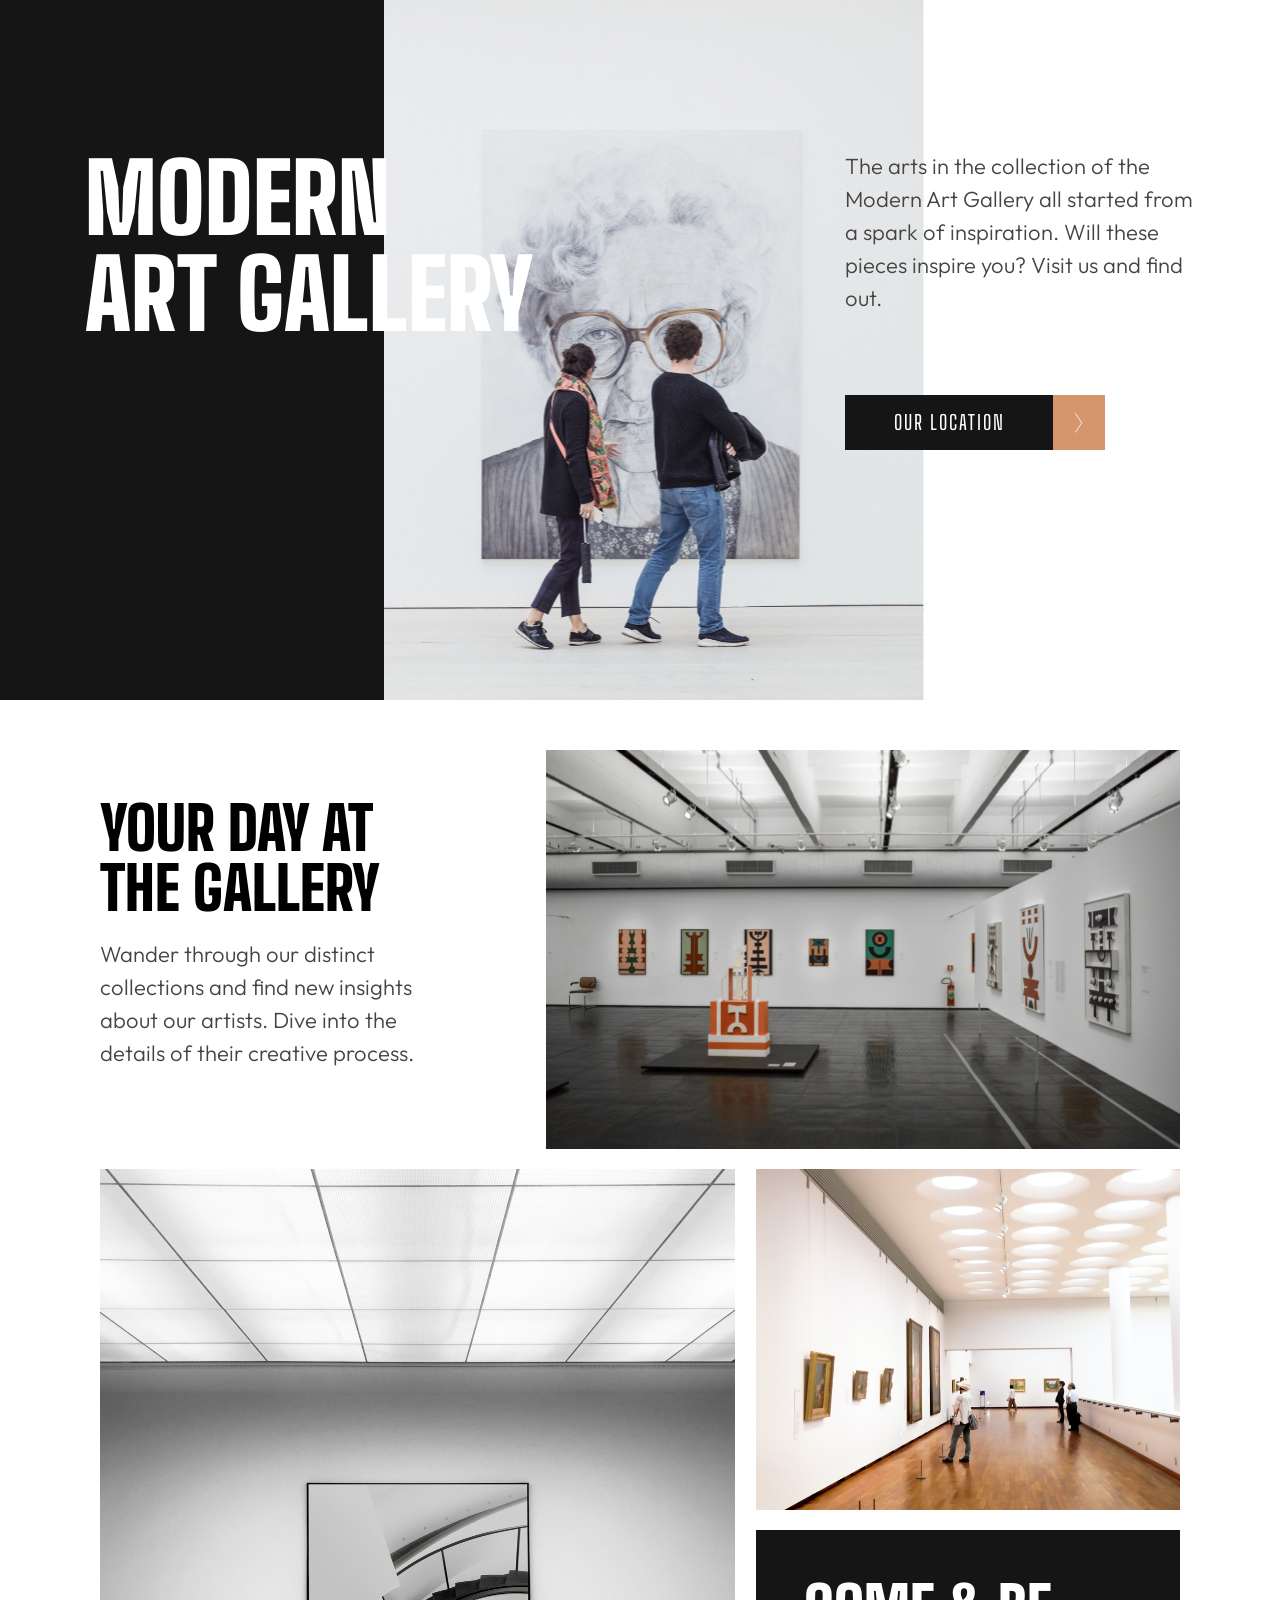
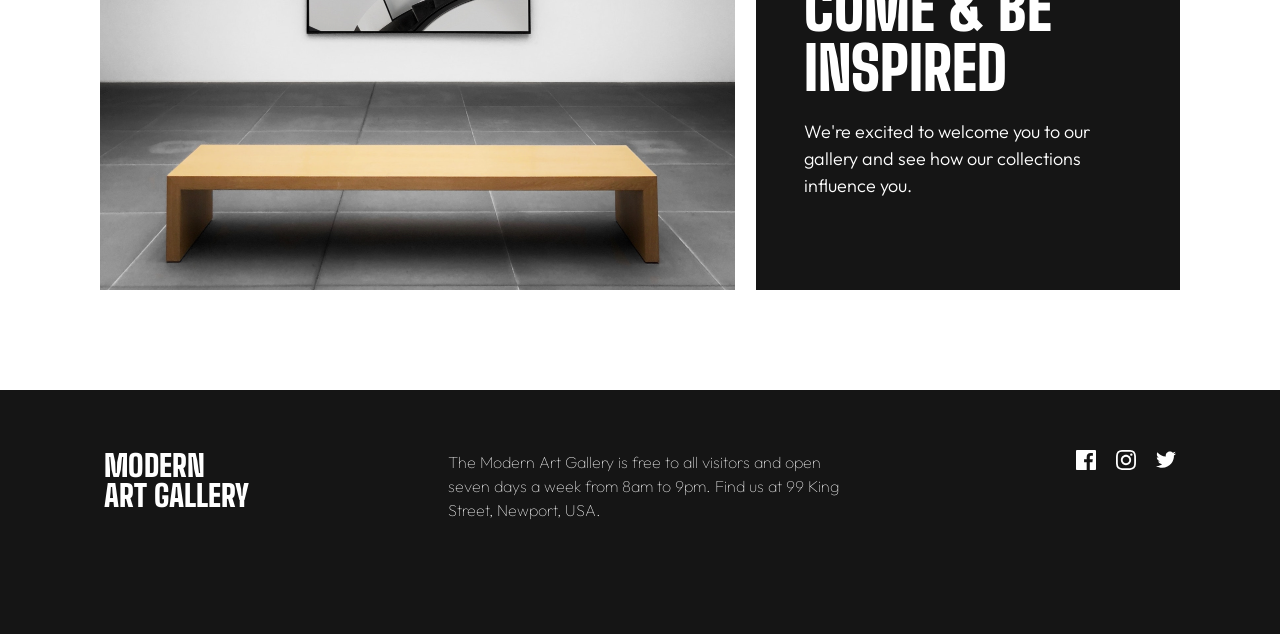
<file: index.html>
<!doctype html>
<html lang="">

<head>
  <meta charset="utf-8">
  <meta name="viewport" content="width=device-width, initial-scale=1">
  <title>HOME | Modern Art Gallery</title>
  <link rel="stylesheet" href="css/style.css">
  <meta name="author" content="">

  <link rel="preconnect" href="https://fonts.googleapis.com">
  <link rel="preconnect" href="https://fonts.gstatic.com" crossorigin>
  <link href="https://fonts.googleapis.com/css2?family=Big+Shoulders:opsz,wght@10..72,100..900&display=swap" rel="stylesheet">

  <link rel="preconnect" href="https://fonts.googleapis.com">
  <link rel="preconnect" href="https://fonts.gstatic.com" crossorigin>
  <link href="https://fonts.googleapis.com/css2?family=Outfit:wght@100..900&display=swap" rel="stylesheet">

  <link rel="icon" href="favicon.ico" sizes="any">
  <link rel="icon" href="icon.svg" type="image/svg+xml">
  <link rel="apple-touch-icon" href="./icon.png">

  <link rel="manifest" href="site.webmanifest">
  <meta name="theme-color" content="#fafafa">
</head>

<body>
  <header>
    <section class="hero">
      <div class="img">
        <img src="img/hero.svg" alt="hero-image">
      </div>
      <div class="hero-content">
        <div class="hero_title">
          <h1 class=>modern <br> art gallery</h1>
        </div>
        <div class="hero_text">
          <p>
            The arts in the collection of the Modern Art Gallery all started from a spark of inspiration. 
            Will these pieces inspire you? Visit us and find out.
          </p> 
          <a href="location.html" class="btn-one">
            <span class="btn-one__text">our location</span>

            <span class="btn-one__icon"><img src="img\arrow-right.svg" alt="icon-arrow-right"></span>
          </a> 
        </div>
      </div>
     
    </section>

  </header>

  <main>
    <section class="gallery">

      <!-- PRIMER BLOQUE GRID -->
      <div class="gallery__top">

        <div class="gallery__image-one">
            <img src="img/gallery-one.svg"
                 alt="Sala principal de la galería">
        </div>

        <div class="gallery__intro">
            <h2>Your day <br> at the gallery</h2>

            <p>
                Wander through our distinct collections
                and find new insights about our artists. <br>
                Dive into the details of their creative
                process.
            </p>
        </div>

      </div>

      <!-- SEGUNDO BLOQUE GRID-->
      <div class="gallery__bottom">

        <div class="gallery__image-two">
            <img src="img/gallery-two.svg"
                 alt="Sala de exposiciones con banco">
        </div>

        <div class="gallery__right">

            <div class="gallery__image-three">
                <img src="img/gallery-three.svg"
                     alt="Interior de la galería">
            </div>

            <div class="gallery__outro">
                <h2>Come & be inspired</h2>

                <p class="outro">
                    We're excited to welcome you to our
                    gallery and see how our collections
                    influence you.
                </p>
            </div>

        </div>

      </div>

    </section>

  </main>

  <footer>
    <div class="footer-info">
      <h3>modern <br> art gallery</h3>
      <p>The Modern Art Gallery is free to all visitors and open seven days a week from 8am to 9pm. 
        Find us at 99 King Street, Newport, USA.
      </p>
      <div class="social-icons">
        <a href=""><img src="img/fcb.svg" alt="Facebook"></a>
        <a href=""><img src="img/ig.svg" alt="Instagram"></a>
        <a href=""><img src="img/twit.svg" alt="Twitter"></a>
      </div>
      
    </div>
    
  </footer>


</body>

</html>
</file>
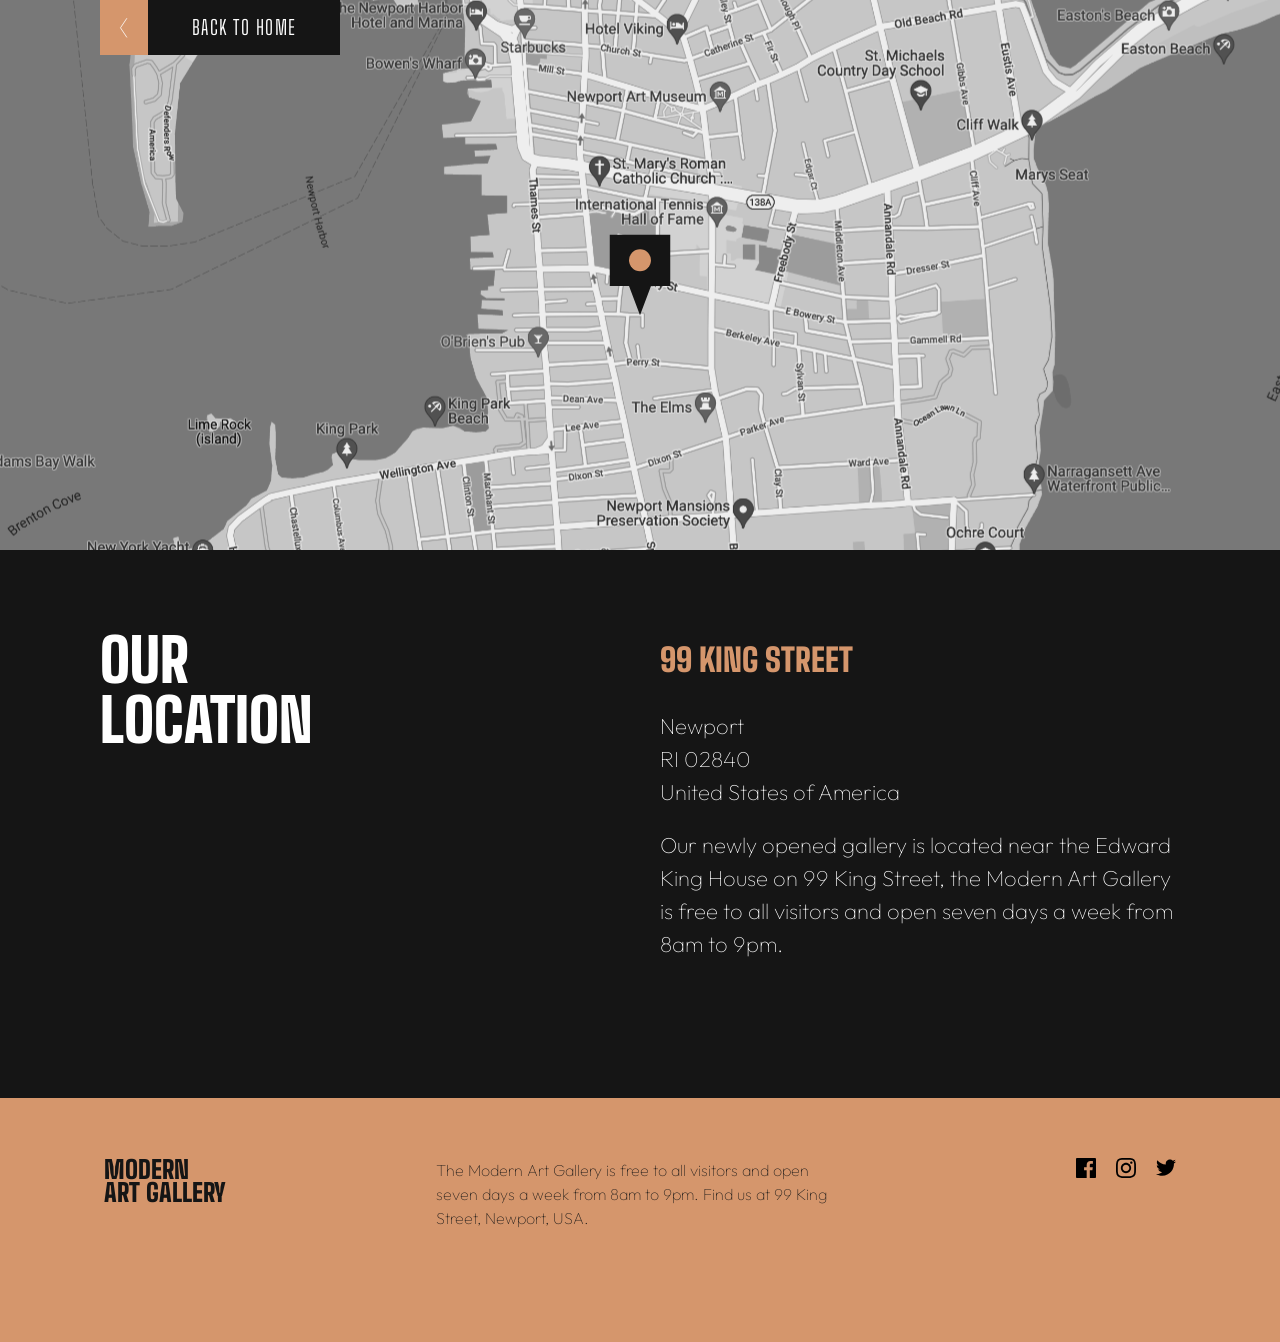
<file: location.html>
<!doctype html>
<html lang="">

<head>
  <meta charset="utf-8">
  <meta name="viewport" content="width=device-width, initial-scale=1">
  <title>LOCATION | Modern Art Gallery</title>
  <link rel="stylesheet" href="css/style.css">
  <meta name="author" content="">

  <link rel="preconnect" href="https://fonts.googleapis.com">
  <link rel="preconnect" href="https://fonts.gstatic.com" crossorigin>
  <link href="https://fonts.googleapis.com/css2?family=Big+Shoulders:opsz,wght@10..72,100..900&display=swap" rel="stylesheet">

  <link rel="preconnect" href="https://fonts.googleapis.com">
  <link rel="preconnect" href="https://fonts.gstatic.com" crossorigin>
  <link href="https://fonts.googleapis.com/css2?family=Outfit:wght@100..900&display=swap" rel="stylesheet">

  <link rel="icon" href="favicon.ico" sizes="any">
  <link rel="icon" href="icon.svg" type="image/svg+xml">
  <link rel="apple-touch-icon" href="./icon.png">

  <link rel="manifest" href="site.webmanifest">
  <meta name="theme-color" content="#fafafa">
</head>
<body class="location">
    <main>
        <section class="map">
            <a href="index.html" class="btn-one">
                <span class="btn-one__icon"><img src="img\arrow-left.svg" alt="icon-arrow-right"></span>
                <span class="btn-one__text">back to home</span>
            </a>
        </section>
        <section class="info-location">
            <div class="location_title">
                <h2>our location</h2>
            </div>
            <div class="location_text">
                <h3>99 king street</h3>
                <p>
                    Newport <br>
                    RI 02840 <br>
                    United States of America
                </p>
                 <p>
                    Our newly opened gallery is located near the Edward King House on 99 King Street, 
                    the Modern Art Gallery is free to all visitors and open seven days a week from 8am to 9pm.
                </p>  
            </div>
            

        </section>

    </main>
    
    <footer>
        <div class="footer-info">
            <h3>modern <br> art gallery</h3>
            <p>The Modern Art Gallery is free to all visitors and open seven days a week from 8am to 9pm. 
                Find us at 99 King Street, Newport, USA.
            </p>
            <div class="social-icons">
                <a href=""><img src="img/fcb.svg" alt="Facebook"></a>
                <a href=""><img src="img/ig.svg" alt="Instagram"></a>
                <a href=""><img src="img/twit.svg" alt="Twitter"></a>
           </div>
      
        </div>
    
    </footer>
</body>
</file>
<file: css/style.css>
@import url("https://fonts.googleapis.com/css2?family=Big+Shoulders:opsz,wght@10..72,100..900&display=swap");
@import url("https://fonts.googleapis.com/css2?family=Outfit:wght@100..900&display=swap");
@import url(https://fonts.googleapis.com/css?family=Roboto:400,700);
* {
  padding: 0;
  margin: 0;
  box-sizing: border-box;
}

/* H1 */
h1 {
  font-size: 60px;
  line-height: 60px;
  font-weight: 900;
  font-family: "Big Shoulders";
  text-transform: uppercase;
  margin: 0;
}
@media (min-width: 768px) {
  h1 {
    font-size: 70px;
    line-height: 0.9;
  }
}
@media (min-width: 1024px) {
  h1 {
    font-size: 96px;
    line-height: 1;
  }
}
@media (min-width: 1440px) {
  h1 {
    font-size: 98px;
    line-height: 88px;
  }
}

h2 {
  font-size: 50px;
  line-height: 30px;
  font-weight: 900;
  line-height: 0.9;
  font-family: "Big Shoulders";
  text-transform: uppercase;
  margin: 0;
}
@media (min-width: 768px) {
  h2 {
    font-size: 50px;
    line-height: 0.9;
  }
}
@media (min-width: 1024px) {
  h2 {
    font-size: 60px;
    line-height: 60px;
  }
}
@media (min-width: 1440px) {
  h2 {
    font-size: 88px;
    line-height: 78px;
  }
}

h3 {
  font-size: 25px;
  line-height: 30px;
  font-weight: 900;
  line-height: 0.9;
  font-family: "Big Shoulders";
  text-transform: uppercase;
  margin: 0;
}
@media (min-width: 768px) {
  h3 {
    font-size: 40px;
    line-height: 40px;
  }
}
@media (min-width: 1024px) {
  h3 {
    font-size: 50px;
    line-height: 60px;
  }
}
@media (min-width: 1440px) {
  h3 {
    font-size: 60px;
    line-height: 78px;
  }
}

/* P */
p {
  font-family: "Outfit";
  color: #444444;
  font-weight: 300;
  font-size: 18px;
  line-height: 1.5;
}
@media (min-width: 768px) {
  p {
    font-size: 18px;
    line-height: 1.5;
  }
}
@media (min-width: 1024px) {
  p {
    font-size: 22px;
    line-height: 1.5;
  }
}

.btn-one {
  display: inline-flex;
  align-items: stretch;
  width: 200px;
  max-width: calc(100% - 40px);
  font-size: 20px;
  line-height: 15px;
  letter-spacing: 1.5px;
  font-weight: 300;
  font-family: "Big Shoulders";
  text-transform: uppercase;
  text-decoration: none;
  color: white;
  margin: 0px;
}
.btn-one__text {
  display: flex;
  align-items: center;
  justify-content: center;
  width: 80%;
  background-color: #151515;
  padding: 20px 20px;
}
.btn-one__icon {
  display: flex;
  align-items: center;
  justify-content: center;
  width: 20%;
  background-color: #D5966C;
}
.btn-one__icon img {
  width: 20px;
  height: 20px;
}
.btn-one:hover .btn-one__text {
  background-color: #D5966C;
}
.btn-one:hover .btn-one__icon {
  background-color: #151515;
}

.bton-two {
  display: inline-flex;
  align-items: stretch;
  width: 200px;
  max-width: calc(100% - 40px);
  font-size: 20px;
  line-height: 15px;
  letter-spacing: 1.5px;
  font-weight: 300;
  font-family: "Big Shoulders";
  text-transform: uppercase;
  text-decoration: none;
  color: white;
  margin: 0px;
}
.bton-two__text {
  display: flex;
  align-items: center;
  justify-content: center;
  width: 80%;
  background-color: #151515;
  padding: 20px 20px;
}
.bton-two__icon {
  display: flex;
  align-items: center;
  justify-content: center;
  width: 20%;
  background-color: #D5966C;
}
.bton-two__icon img {
  width: 20px;
  height: 20px;
}
.bton-two:hover .btn-two__text {
  background-color: #151515;
}
.bton-two:hover .btn-two__icon {
  background-color: #D5966C;
}

.gallery__top, .gallery__bottom, .gallery__right {
  display: grid;
  grid-template-columns: 1fr;
}
.gallery__image-one, .gallery__image-two, .gallery__image-three {
  padding: 0px 20px;
  min-width: 0;
  overflow: hidden;
}
.gallery__image-one img, .gallery__image-two img, .gallery__image-three img {
  display: block;
  width: 100%;
  height: 100%;
  -o-object-fit: cover;
     object-fit: cover;
}
.gallery__image-one {
  height: 320px;
}
.gallery__image-two {
  height: 480px;
}
.gallery__image-three {
  height: 240px;
}
.gallery__intro, .gallery__outro {
  padding: 32px 24px;
}
.gallery__intro p, .gallery__outro p {
  margin-top: 20px;
  padding-right: 20px;
}
.gallery__outro {
  height: 293px;
  margin-left: 20px;
  margin-right: 20px;
  background-color: #151515;
  color: white;
}
.gallery__outro p {
  color: white;
  font-size: 18px;
}
.gallery__image-two {
  margin-bottom: 20px;
}
.gallery__image-three {
  margin-bottom: 20px;
}
@media (min-width: 768px) {
  .gallery__top {
    grid-template-columns: minmax(0, 2fr) minmax(0, 3fr);
    gap: 24px;
    margin-bottom: 20px;
  }
  .gallery__intro {
    grid-column: 1;
    grid-row: 1;
  }
  .gallery__image-one {
    grid-column: 2;
    grid-row: 1;
  }
  .gallery__bottom {
    grid-template-columns: minmax(0, 3fr) minmax(0, 2fr);
    gap: 20px;
  }
  .gallery__right {
    grid-template-columns: 1fr;
    gap: 20px;
    margin-right: 20px;
    margin-left: 20px;
  }
  .gallery__intro, .gallery__image-two, .gallery__image-three {
    margin-bottom: 0;
  }
  .gallery__outro {
    margin: 0px;
    height: 100%;
  }
  .gallery__image-one, .gallery__image-two, .gallery__image-three {
    width: 100%;
    height: auto;
    min-height: 0;
    padding: 0px;
  }
  .gallery__image-two {
    margin-left: 20px;
  }
  .gallery__top {
    min-height: 300px;
  }
  .gallery__bottom {
    min-height: 600px;
  }
  .gallery__image-three {
    min-height: 250px;
  }
}
@media (min-width: 1024px) {
  .gallery {
    margin-left: 100px;
    margin-right: 100px;
  }
  .gallery br {
    display: none;
  }
  .gallery__image-one {
    overflow: hidden;
  }
  .gallery__image-one .img {
    -o-object-fit: cover;
       object-fit: cover;
  }
  .gallery__image-two {
    margin: 0px;
  }
  .gallery__top {
    margin-bottom: 20px;
  }
  .gallery__bottom, .gallery__right {
    gap: 20px;
    margin: 0px;
  }
  .gallery__intro {
    padding: 48px 60px 48px 0px;
  }
  .gallery__outro {
    padding: 48px;
  }
  .gallery .outro {
    padding: 0px;
  }
}

footer {
  background-color: #151515;
  margin-top: 100px;
  padding: 30px 24px;
}
footer .footer-info {
  display: flex;
  flex-direction: column;
}
footer h3 {
  color: white;
}
footer p {
  color: white;
  font-size: 16px;
  margin-top: 35px;
  margin-bottom: 35px;
  padding-right: 20px;
}
footer .social-icons {
  display: flex;
  align-items: center;
  gap: 20px;
}
footer .social-icons img {
  display: block;
  width: 20px;
  height: 20px;
}
@media (min-width: 768px) {
  footer {
    width: 100%;
    height: 216px;
  }
  footer .footer-info {
    flex-direction: row;
    gap: 30px;
    justify-content: space-between;
    align-items: flex-start;
  }
  footer .footer-info h3 {
    font-size: 20px;
    line-height: 1.2;
  }
  footer .footer-info p {
    width: 280px;
    margin-top: 0px;
  }
}
@media (min-width: 1024px) {
  footer {
    width: 100%;
    height: 244px;
  }
  footer .footer-info {
    align-items: flex-start;
    padding: 30px 80px;
  }
  footer .footer-info h3 {
    font-size: 30px;
    line-height: 1;
  }
  footer .footer-info p {
    width: 430px;
    font-weight: lighter;
  }
}

.hero {
  display: flex;
  flex-direction: column;
  width: 100%;
  height: 667px;
}
.hero .img {
  display: flex;
  justify-content: center;
  align-items: center;
  width: 100%;
  height: 33%;
  overflow: hidden;
}
.hero .img img {
  width: 250%;
  height: 250%;
  -o-object-fit: contain;
     object-fit: contain;
  -o-object-position: center;
     object-position: center;
}
.hero .hero-content {
  margin: 25px 25px 0px 25px;
}
.hero .hero-content p {
  margin-top: 20px;
}
.hero .hero-content a {
  margin-top: 30px;
}
@media (min-width: 768px) {
  .hero {
    display: flex;
    flex-direction: row;
    align-items: stretch;
    height: 700px;
    width: 100%;
  }
  .hero .img {
    height: auto;
    width: 55%;
    flex-shrink: 0;
    min-height: 550px;
  }
  .hero .img img {
    width: 100%;
    height: 100%;
    -o-object-position: 0% 0%;
       object-position: 0% 0%;
  }
  .hero .hero-content {
    width: 50%;
    height: auto;
    margin-left: -5%;
    display: flex;
    flex-direction: column;
    padding-top: 100px;
    padding-right: 20px;
    align-items: flex-start;
    position: relative;
    z-index: 1;
  }
  .hero .hero-content p {
    margin-top: 40px;
    margin-bottom: 40px;
  }
  .hero .hero-content .btn-one {
    margin-top: 0px;
    width: 260px;
  }
}
@media (min-width: 1024px) {
  .hero {
    width: 100%;
    height: 700px;
    margin-bottom: 50px;
    background-image: linear-gradient(#151515, #151515), url("../img/hero.svg"), linear-gradient(white, white);
    background-size: 30% 100%, 60% 120%, 30% 100%;
    background-position: left center, center center, right center;
    background-repeat: no-repeat;
  }
  .hero .img {
    display: none;
  }
  .hero .hero-content {
    width: 100%;
    display: flex;
    flex-direction: row;
    margin: 0px;
    padding: 150px 85px 0px 85px;
    justify-content: space-between;
  }
  .hero .hero-content .hero_title {
    width: 519px;
    color: white;
  }
  .hero .hero-content .hero_text p {
    margin: 0px;
    width: 350px;
    margin-bottom: 80px;
  }
  .hero .hero-content .hero_text .btn-one {
    width: 260px;
  }
  .hero .hero-content .hero_text .btn-one__text {
    font-weight: bolder;
    letter-spacing: 2px;
  }
}

.location {
  width: 100%;
}
@media (min-width: 1024px) {
  .location {
    padding: 100px 60px;
  }
}
.location .map {
  height: 550px;
  background-image: url("../img/location.svg");
  background-size: cover;
  background-position: center;
  background-repeat: no-repeat;
}
.location .info-location {
  background-color: #151515;
  padding: 50px 20px;
  display: flex;
  flex-direction: column;
}
.location .info-location h2 {
  color: white;
}
.location .info-location h3 {
  margin-top: 20px;
  color: #D5966C;
  font-size: 32px;
}
.location .info-location p {
  margin-top: 20px;
  color: white;
  font-weight: lighter;
}
.location footer {
  background-color: #D5966C;
  margin-top: 0px;
}
.location footer h3, .location footer p, .location footer img {
  color: #151515;
}
.location footer .social-icons {
  filter: brightness(0);
}
@media (min-width: 768px) {
  .location {
    padding: 0px;
  }
  .location .btn-one {
    margin-left: 25px;
    width: 240px;
  }
  .location .info-location {
    flex-direction: row;
    padding: 80px 30px 0px 30px;
    height: 436px;
  }
  .location .info-location .location_title {
    flex: 1;
  }
  .location .info-location .location_text h3 {
    margin-top: 0px;
  }
  .location .info-location .location_text {
    flex: 2;
  }
  .location footer h3 {
    line-height: 0.9;
    font-size: 25px;
  }
}
@media (min-width: 1024px) {
  .location .map {
    max-height: 600px;
  }
  .location .btn-one {
    margin-left: 100px;
    width: 240px;
  }
  .location .info-location {
    flex-direction: row;
    padding: 80px 100px 0px 100px;
    height: 548px;
    gap: 300px;
  }
  .location .info-location .location_title {
    flex: 1;
  }
  .location .info-location .location_text h3 {
    margin-top: 0px;
  }
  .location .info-location .location_text {
    flex: 2;
  }
  .location footer h3 {
    line-height: 0.9;
    font-size: 25px;
  }
}

* {
  box-sizing: border-box;
}

body {
  margin: 0;
  background-color: white;
  height: 100%;
}/*# sourceMappingURL=style.css.map */
</file>
